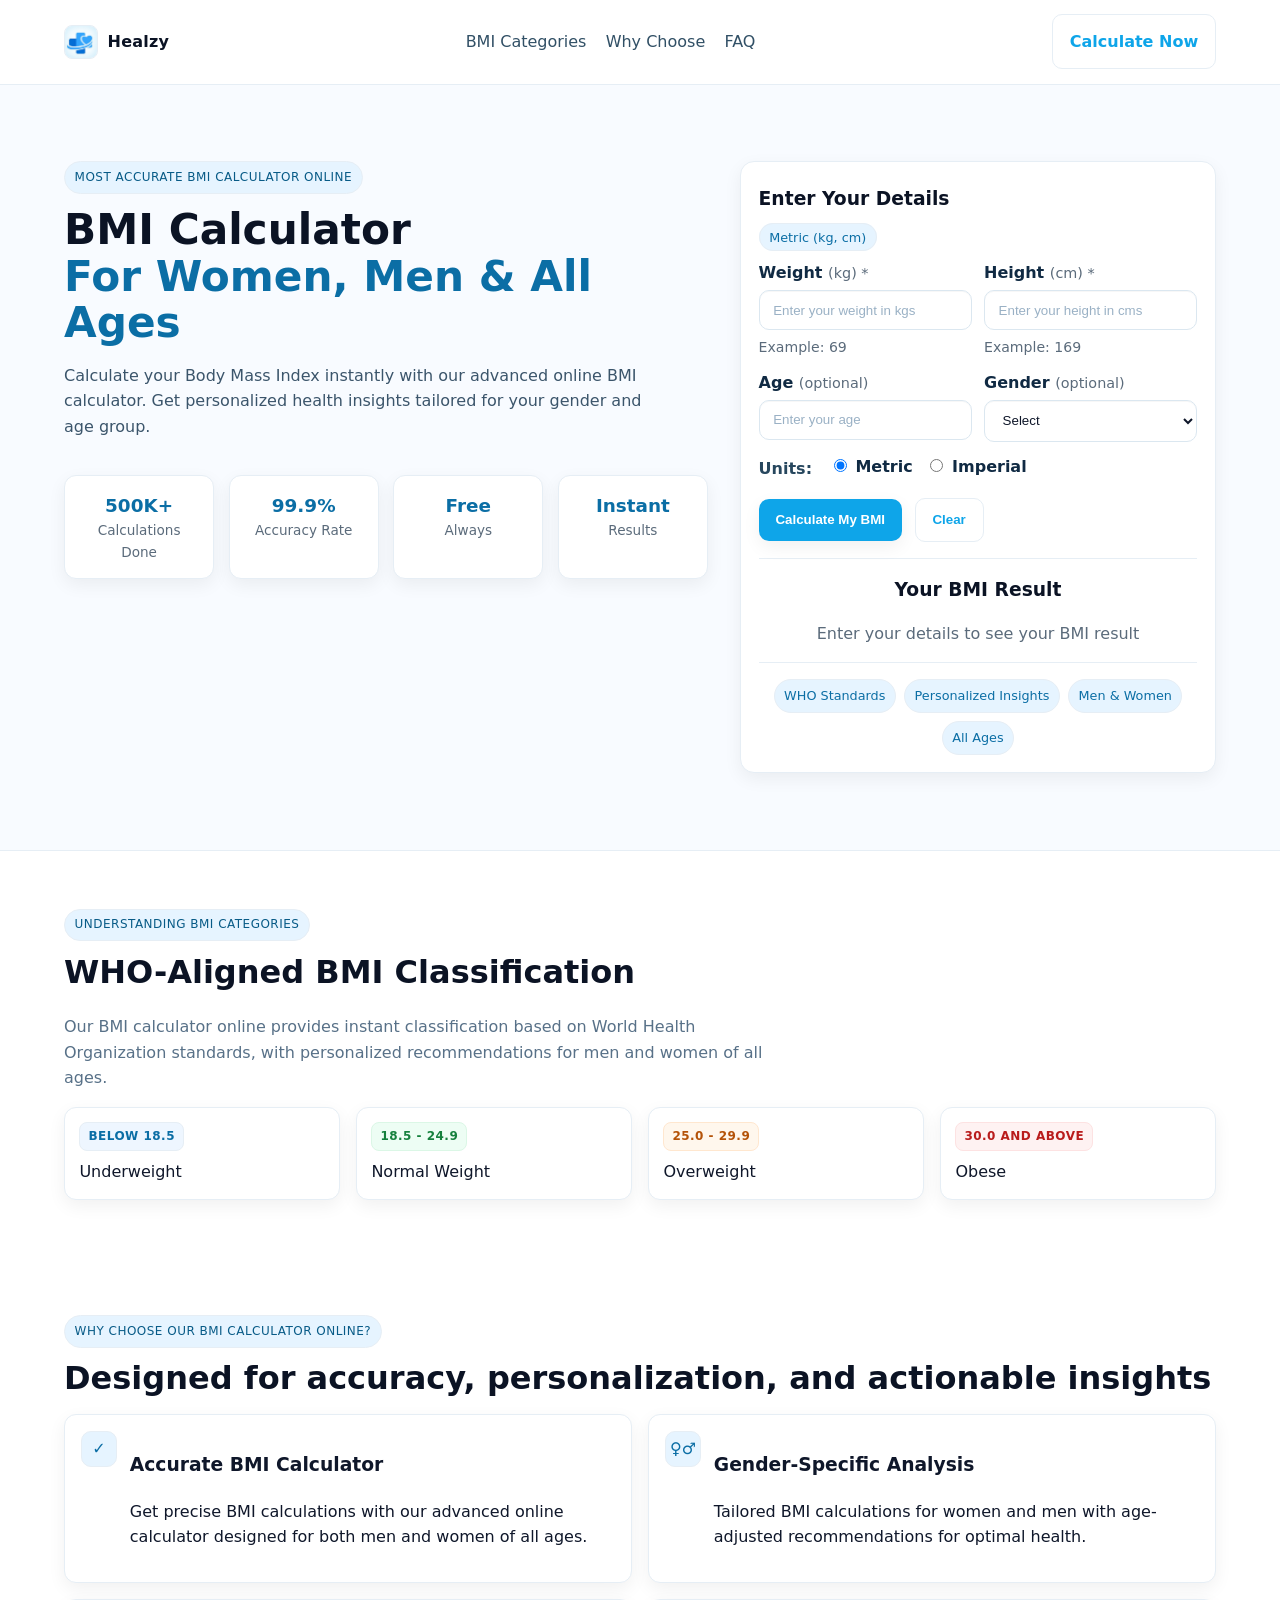
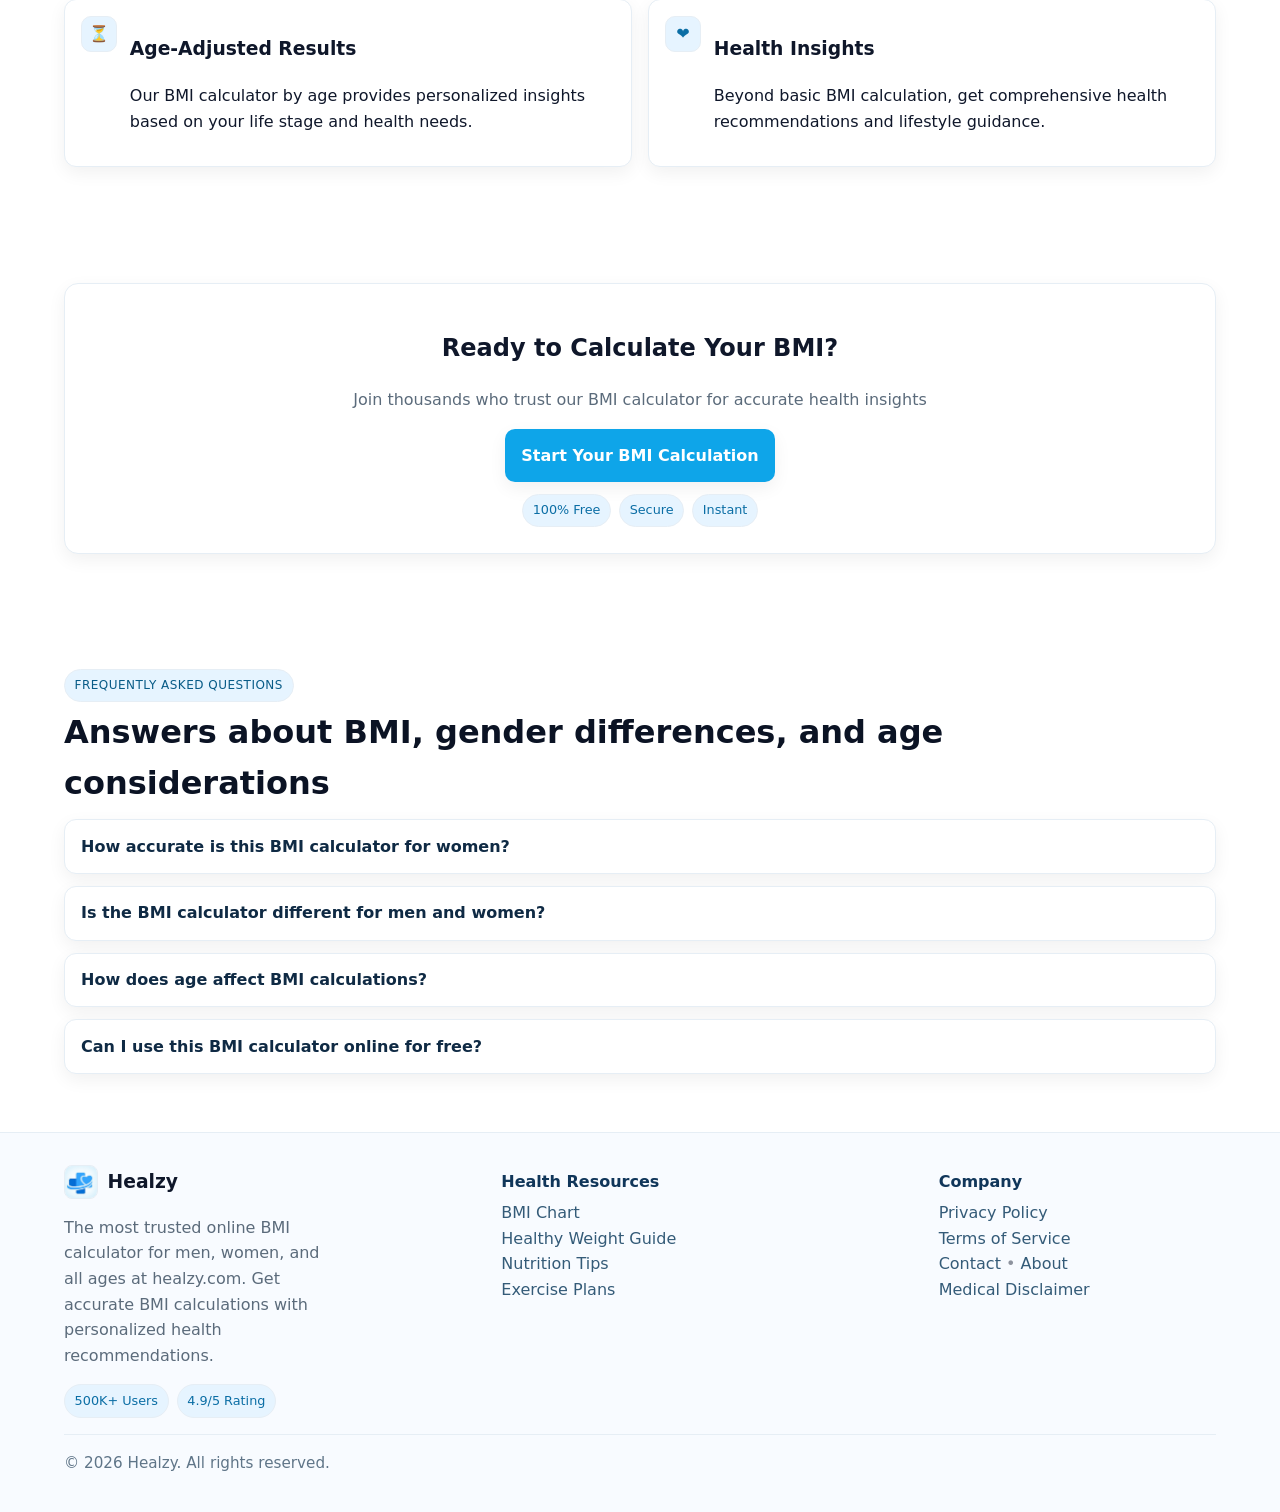
<file: index.html>
<!DOCTYPE html>
<html lang="en">
<head>
  <meta charset="UTF-8" />
  <meta name="viewport" content="width=device-width, initial-scale=1" />
  <title>Healzy — Most Accurate BMI Calculator Online</title>
  <!-- Main CSS -->
  <link rel="stylesheet" href="bmi.css" />
  <link rel="icon" type="image/png" href="logo.png" />
</head>
<body>
  <!-- Accessibility: jump to main content -->
  <a class="skip-link" href="#main">Skip to content</a>
 
  <!-- Header -->
  <header>
    <div class="container nav" role="navigation" aria-label="Main">
      <a class="brand" href="/" aria-label="Bodylio Home">
        <span class="logo" aria-hidden="true"></span>
        <span>Healzy</span>
      </a>
 
      <nav>
        <ul>
          <li><a href="#bmi-categories">BMI Categories</a></li>
          <!-- <li><a href="#gender-age">By Gender &amp; Age</a></li> -->
          <li><a href="#why">Why Choose</a></li>
          <li><a href="#faq">FAQ</a></li>
        </ul>
      </nav>
 
      <a class="btn secondary" href="#bmi-widget">Calculate Now</a>
    </div>
  </header>
 
  <main id="main">
    <!-- Hero Section -->
    <section class="hero" id="start">
      <div class="container hero-inner">
        <!-- Left: Text and CTAs -->
        <div>
          <span class="eyebrow">Most Accurate BMI Calculator Online</span>
          <h1>
            BMI Calculator<br />
            <span class="brand-accent">For Women, Men &amp; All Ages</span>
          </h1>
          <p class="lead">
            Calculate your Body Mass Index instantly with our advanced online BMI calculator.
            Get personalized health insights tailored for your gender and age group.
          </p>
 
          <div class="cta-row">
            <!-- <a class="btn" href="#bmi-widget">Calculate Your BMI Now</a> -->
            <!-- <a class="btn secondary" href="#gender-age">Explore Calculators</a> -->
          </div>
          <!-- <div class="subtle">Takes less than 30 seconds</div> -->
 
          <div class="stats" aria-label="Trust metrics">
            <div class="stat"><div class="num">500K+</div><div class="label">Calculations Done</div></div>
            <div class="stat"><div class="num">99.9%</div><div class="label">Accuracy Rate</div></div>
            <div class="stat"><div class="num">Free</div><div class="label">Always</div></div>
            <div class="stat"><div class="num">Instant</div><div class="label">Results</div></div>
          </div>
        </div>
 
        <!-- Right: Embedded BMI Calculator -->
        <aside class="hero-card" aria-label="BMI Calculator" id="bmi-widget">
          <!-- <span class="eyebrow">Calculate Instantly</span> -->
          <h3>Enter Your Details</h3>
 
          <!-- Small info labels -->
          <div class="helper"><span class="badge" id="unitLabel">Metric (kg, cm)</span></div>
          <!-- <div class="helper">No data saved. Results are estimates (WHO ranges).</div> -->
 
          <!-- BMI Form -->
          <form id="bmiForm" novalidate style="margin-top:.75rem">
            <div class="form-row">
              <div>
                <label for="inputWeight">Weight <span class="req">(kg) *</span></label>
                <input type="number" id="inputWeight" inputmode="decimal" min="1" max="500" step="0.1" required />
                <div class="helper" id="weightHelp">Example: 69</div>
              </div>
 
              <div>
                <label for="inputHeight">Height <span class="req">(cm) *</span></label>
                <input type="number" id="inputHeight" inputmode="decimal" min="30" max="300" step="0.1" required />
                <div class="helper" id="heightHelp">Example: 169</div>
              </div>
            </div>
 
            <div class="form-row" style="margin-top:.75rem">
              <div>
                <label for="inputAge">Age <span class="req">(optional)</span></label>
                <input type="number" id="inputAge" inputmode="numeric" min="1" max="120" placeholder="Enter your age" />
              </div>
              <div>
                <label for="selectGender">Gender <span class="req">(optional)</span></label>
                <select id="selectGender">
                  <option value="">Select</option>
                  <option value="female">Female</option>
                  <option value="male">Male</option>
                  <option value="other">Other / Prefer not to say</option>
                </select>
              </div>
            </div>
 
            <div class="radio-row" style="margin-top:.75rem" role="radiogroup" aria-label="Units">
              <span style="font-weight:600; margin-right:.25rem">Units:</span>
              <label><input type="radio" name="radioUnits" value="metric" checked /> Metric</label>
              <label><input type="radio" name="radioUnits" value="imperial" /> Imperial</label>
            </div>
 
            <div class="cta-row" style="margin-top:.9rem">
              <button class="btn" type="submit">Calculate My BMI</button>
              <button class="btn secondary" type="button" id="btnClear">Clear</button>
            </div>
          </form>
 
          <div class="divider" role="presentation"></div>
 
          <!-- Result -->
          <div class="result-box" aria-live="polite" aria-atomic="true">
            <h3>Your BMI Result</h3>
            <p class="muted" id="textBeforeResult">Enter your details to see your BMI result</p>
 
            <div id="resultBox" style="display:none">
              <div class="bmi-value" id="textBmiValue">—</div>
              <div class="bmi-cat" id="textBmiCategory">—</div>
              <p class="muted" id="textBmiNote">WHO: Underweight &lt;18.5 · Normal 18.5–24.9 · Overweight 25–29.9 · Obesity ≥30</p>
              <div class="helper" id="textTipLine"></div>
            </div>
          </div>
 
          <div class="divider" role="presentation"></div>
 
          <!-- Quick chips -->
          <div class="badge-row" aria-label="WHO categories quick view">
            <span class="badge">WHO Standards</span>
            <span class="badge">Personalized Insights</span>
            <span class="badge">Men &amp; Women</span>
            <span class="badge">All Ages</span>
          </div>
        </aside>
      </div>
    </section>
 
    <!-- Understanding BMI Categories -->
    <section id="bmi-categories" aria-labelledby="bmi-categories-title">
      <div class="container">
        <div class="section-head">
          <span class="eyebrow">Understanding BMI Categories</span>
          <h2 id="bmi-categories-title">WHO-Aligned BMI Classification</h2>
          <p class="muted">Our BMI calculator online provides instant classification based on World Health Organization standards, with personalized recommendations for men and women of all ages.</p>
        </div>
 
        <div class="grid cols-4">
          <div class="card" style="padding:.9rem">
            <div class="cat-badge cat-under">Below 18.5</div>
            <div>Underweight</div>
          </div>
          <div class="card" style="padding:.9rem">
            <div class="cat-badge cat-normal">18.5 - 24.9</div>
            <div>Normal Weight</div>
          </div>
          <div class="card" style="padding:.9rem">
            <div class="cat-badge cat-over">25.0 - 29.9</div>
            <div>Overweight</div>
          </div>
          <div class="card" style="padding:.9rem">
            <div class="cat-badge cat-obese">30.0 and above</div>
            <div>Obese</div>
          </div>
        </div>
      </div>
    </section>
 
    <!-- BMI by Gender & Age
    <section id="gender-age">
      <div class="container">
        <div class="section-head">
          <span class="eyebrow">BMI Calculator by Gender &amp; Age</span>
          <h2>Get more accurate results with our specialized calculators</h2>
        </div>
 
        <div class="grid cols-3">
          <article class="card">
            <div class="icon" aria-hidden="true">W</div>
            <h3>BMI Calculator Women</h3>
            <p>Specialized calculations considering women's unique body composition and health factors.</p>
            <a class="btn secondary" href="#bmi-widget">Start for Women</a>
          </article>
 
          <article class="card">
            <div class="icon" aria-hidden="true">M</div>
            <h3>BMI Calculator Men</h3>
            <p>Tailored BMI analysis for men with considerations for muscle mass and metabolism.</p>
            <a class="btn secondary" href="#bmi-widget">Start for Men</a>
          </article>
 
          <article class="card">
            <div class="icon" aria-hidden="true">A</div>
            <h3>BMI Calculator by Age</h3>
            <p>Age-adjusted BMI interpretations for different life stages and health considerations.</p>
            <a class="btn secondary" href="#bmi-widget">Start by Age</a>
          </article>
        </div>
      </div>
    </section> -->
 
    <!-- Why Choose -->
    <section id="why">
      <div class="container">
        <div class="section-head">
          <span class="eyebrow">Why Choose Our BMI Calculator Online?</span>
          <h2>Designed for accuracy, personalization, and actionable insights</h2>
        </div>
 
        <div class="grid cols-2">
          <div class="feature">
            <div class="icon" aria-hidden="true">✓</div>
            <div>
              <h3>Accurate BMI Calculator</h3>
              <p>Get precise BMI calculations with our advanced online calculator designed for both men and women of all ages.</p>
            </div>
          </div>
 
          <div class="feature">
            <div class="icon" aria-hidden="true">♀♂</div>
            <div>
              <h3>Gender-Specific Analysis</h3>
              <p>Tailored BMI calculations for women and men with age-adjusted recommendations for optimal health.</p>
            </div>
          </div>
 
          <div class="feature">
            <div class="icon" aria-hidden="true">⏳</div>
            <div>
              <h3>Age-Adjusted Results</h3>
              <p>Our BMI calculator by age provides personalized insights based on your life stage and health needs.</p>
            </div>
          </div>
 
          <div class="feature">
            <div class="icon" aria-hidden="true">❤</div>
            <div>
              <h3>Health Insights</h3>
              <p>Beyond basic BMI calculation, get comprehensive health recommendations and lifestyle guidance.</p>
            </div>
          </div>
        </div>
      </div>
    </section>
 
    <!-- CTA -->
    <section id="cta">
      <div class="container">
        <div class="cta-band">
          <h2>Ready to Calculate Your BMI?</h2>
          <p class="muted">Join thousands who trust our BMI calculator for accurate health insights</p>
          <div class="cta-row" style="justify-content:center">
            <a class="btn" href="#bmi-widget">Start Your BMI Calculation</a>
          </div>
          <div class="badge-row">
            <span class="badge">100% Free</span>
            <span class="badge">Secure</span>
            <span class="badge">Instant</span>
          </div>
        </div>
      </div>
    </section>
 
    <!-- FAQ -->
    <section id="faq">
      <div class="container">
        <div class="section-head">
          <span class="eyebrow">Frequently Asked Questions</span>
          <h2>Answers about BMI, gender differences, and age considerations</h2>
        </div>
        <div class="faq">
          <details>
            <summary>How accurate is this BMI calculator for women?</summary>
            <p>Our BMI calculator for women provides accurate results based on the standard BMI formula. However, BMI doesn't account for muscle mass, bone density, or body composition differences that may vary between individuals.</p>
          </details>
          <details>
            <summary>Is the BMI calculator different for men and women?</summary>
            <p>The BMI calculation formula is the same for both men and women. However, our BMI calculator provides gender-specific health recommendations and considers that men and women may have different body composition and health considerations at the same BMI level.</p>
          </details>
          <details>
            <summary>How does age affect BMI calculations?</summary>
            <p>While the BMI formula doesn't change with age, our BMI calculator by age provides age-adjusted interpretations. As we age, muscle mass typically decreases and body composition changes, which may affect what constitutes a healthy BMI range for different age groups.</p>
          </details>
          <details>
            <summary>Can I use this BMI calculator online for free?</summary>
            <p>Yes! Our BMI calculator online is completely free to use. You can calculate your BMI instantly without any registration or fees. We provide detailed results with personalized health recommendations.</p>
          </details>
        </div>
      </div>
    </section>
  </main>
 
  <!-- Footer -->
  <footer aria-labelledby="footer-title">
    <div class="container f-grid">
      <div>
        <h3 id="footer-title" class="footer-brand">
          <span class="logo" aria-hidden="true"></span> Healzy
        </h3>
        <p class="muted">
          The most trusted online BMI calculator for men, women, and all ages at healzy.com.
          Get accurate BMI calculations with personalized health recommendations.
        </p>
        <div class="badge-row" style="justify-content:flex-start">
          <span class="badge">500K+ Users</span>
          <span class="badge">4.9/5 Rating</span>
        </div>
      </div>
 
      <!-- <div class="f-col">
        <h4>BMI Calculators</h4>
        <ul class="list-unstyled">
          <li><a href="#bmi-widget">BMI Calculator</a></li>
          <li><a href="#gender-age">BMI Calculator Women</a></li>
          <li><a href="#gender-age">BMI Calculator Men</a></li>
          <li><a href="#gender-age">BMI Calculator by Age</a></li>
        </ul>
      </div> -->
 
      <div class="f-col">
        <h4>Health Resources</h4>
        <ul class="list-unstyled">
          <li><a href="#bmi-categories">BMI Chart</a></li>
          <li><a href="#">Healthy Weight Guide</a></li>
          <li><a href="#">Nutrition Tips</a></li>
          <li><a href="#">Exercise Plans</a></li>
        </ul>
      </div>
 
      <div class="f-col">
        <h4>Company</h4>
        <ul class="list-unstyled">
          <li><a >Privacy Policy</a></li>
          <li><a >Terms of Service</a></li>
          <li><a >Contact</a> <span class="sep">•</span> <a href="#">About</a></li>
          <li><a >Medical Disclaimer</a></li>
        </ul>
      </div>
    </div>
 
    <div class="container legal">
      <span>© 2026 Healzy. All rights reserved.</span>
    </div>
  </footer>
 
  <!-- Main JS for the BMI widget -->
  <script src="bmi.js"></script>
</body>
</html>
</file>
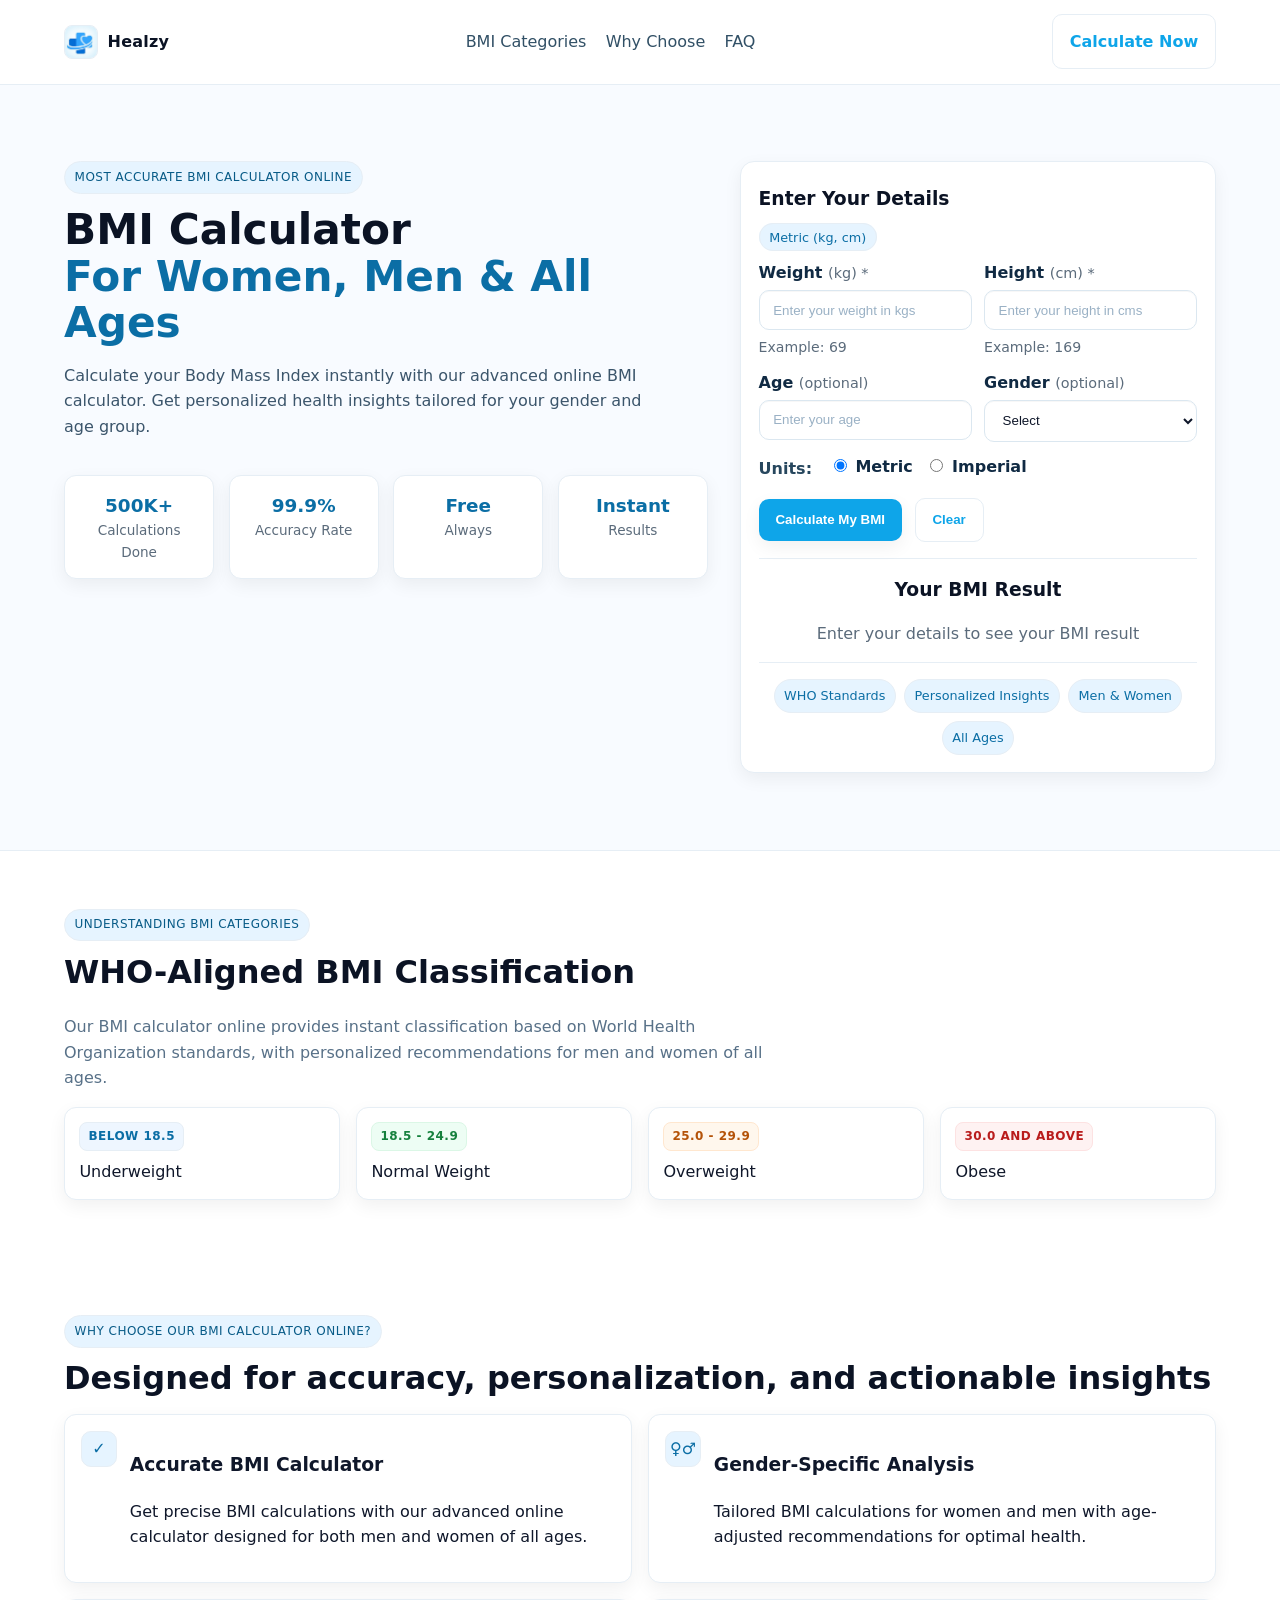
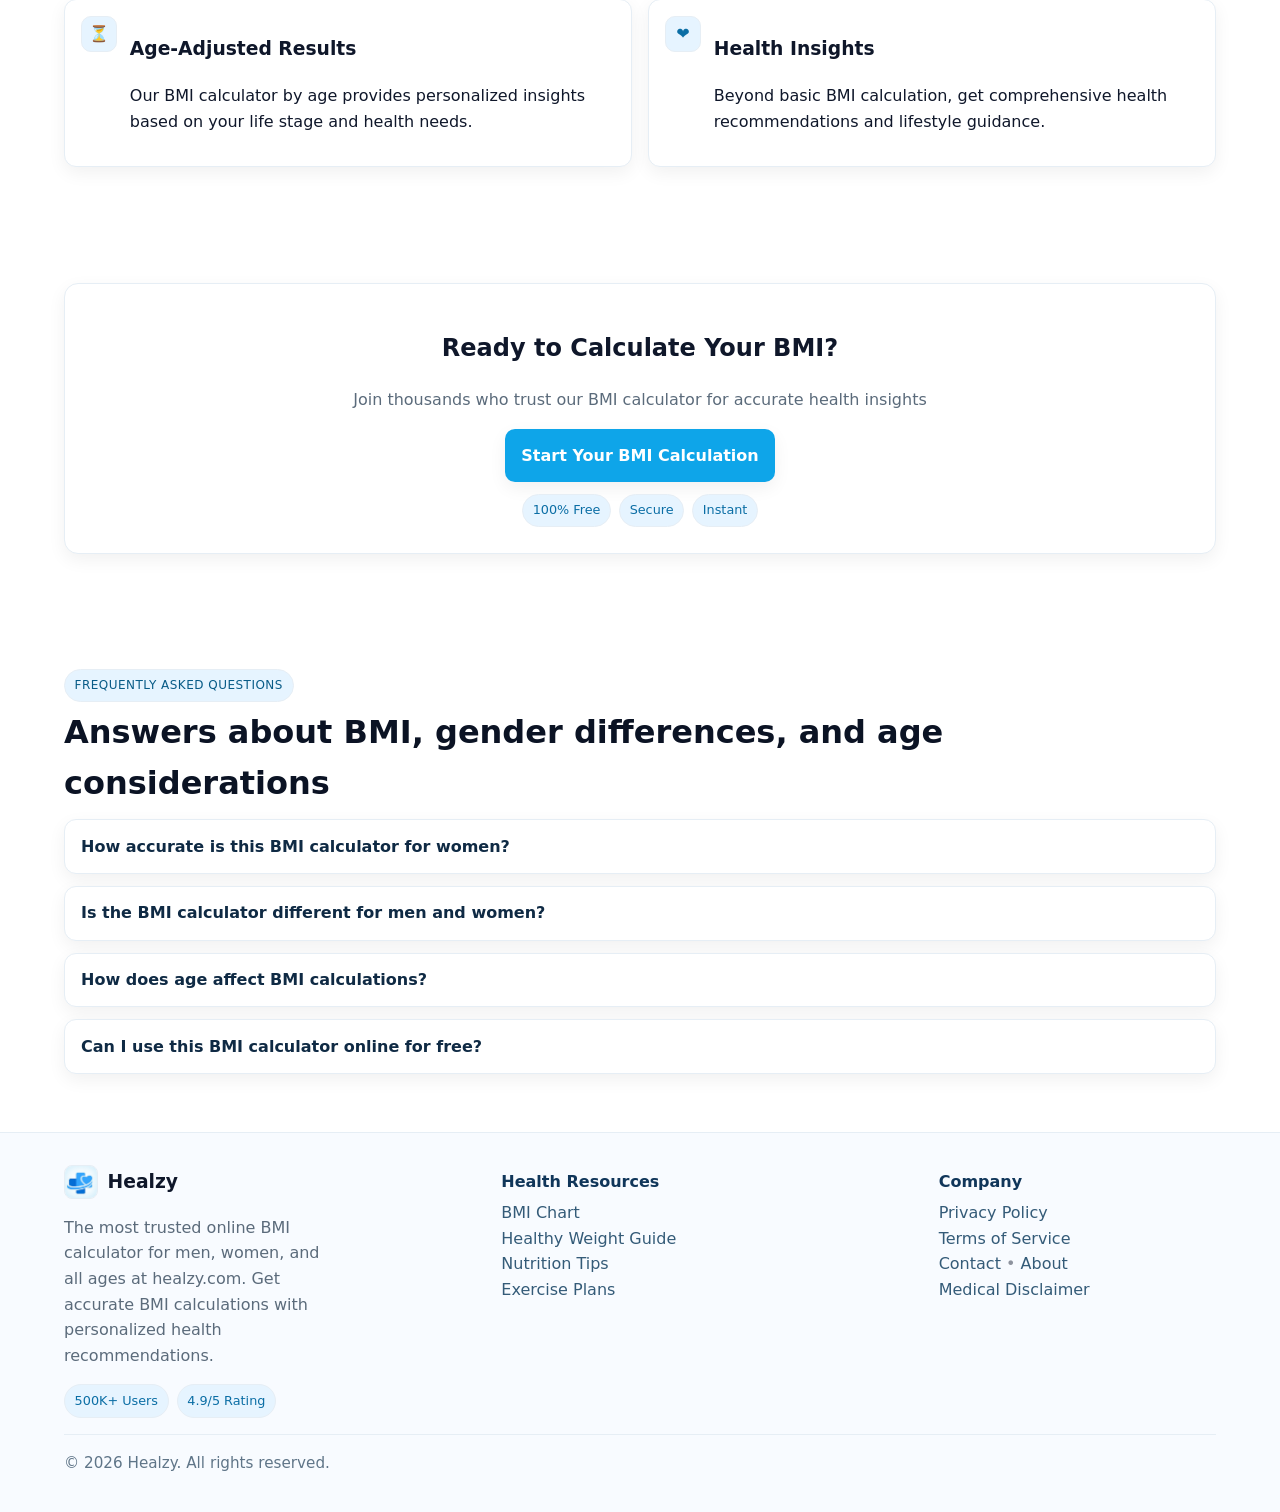
<file: bmi.html>
<!DOCTYPE html>
<html lang="en">
<head>
  <meta charset="UTF-8" />
  <meta name="viewport" content="width=device-width, initial-scale=1" />
  <title>Healzy — Most Accurate BMI Calculator Online</title>
  <!-- Main CSS -->
  <link rel="stylesheet" href="bmi.css" />
</head>
<body>
  <!-- Accessibility: jump to main content -->
  <a class="skip-link" href="#main">Skip to content</a>
 
  <!-- Header -->
  <header>
    <div class="container nav" role="navigation" aria-label="Main">
      <a class="brand" href="/" aria-label="Bodylio Home">
        <span class="logo" aria-hidden="true"></span>
        <span>Healzy</span>
      </a>
 
      <nav>
        <ul>
          <li><a href="#bmi-categories">BMI Categories</a></li>
          <!-- <li><a href="#gender-age">By Gender &amp; Age</a></li> -->
          <li><a href="#why">Why Choose</a></li>
          <li><a href="#faq">FAQ</a></li>
        </ul>
      </nav>
 
      <a class="btn secondary" href="#bmi-widget">Calculate Now</a>
    </div>
  </header>
 
  <main id="main">
    <!-- Hero Section -->
    <section class="hero" id="start">
      <div class="container hero-inner">
        <!-- Left: Text and CTAs -->
        <div>
          <span class="eyebrow">Most Accurate BMI Calculator Online</span>
          <h1>
            BMI Calculator<br />
            <span class="brand-accent">For Women, Men &amp; All Ages</span>
          </h1>
          <p class="lead">
            Calculate your Body Mass Index instantly with our advanced online BMI calculator.
            Get personalized health insights tailored for your gender and age group.
          </p>
 
          <div class="cta-row">
            <!-- <a class="btn" href="#bmi-widget">Calculate Your BMI Now</a> -->
            <!-- <a class="btn secondary" href="#gender-age">Explore Calculators</a> -->
          </div>
          <!-- <div class="subtle">Takes less than 30 seconds</div> -->
 
          <div class="stats" aria-label="Trust metrics">
            <div class="stat"><div class="num">500K+</div><div class="label">Calculations Done</div></div>
            <div class="stat"><div class="num">99.9%</div><div class="label">Accuracy Rate</div></div>
            <div class="stat"><div class="num">Free</div><div class="label">Always</div></div>
            <div class="stat"><div class="num">Instant</div><div class="label">Results</div></div>
          </div>
        </div>
 
        <!-- Right: Embedded BMI Calculator -->
        <aside class="hero-card" aria-label="BMI Calculator" id="bmi-widget">
          <!-- <span class="eyebrow">Calculate Instantly</span> -->
          <h3>Enter Your Details</h3>
 
          <!-- Small info labels -->
          <div class="helper"><span class="badge" id="unitLabel">Metric (kg, cm)</span></div>
          <!-- <div class="helper">No data saved. Results are estimates (WHO ranges).</div> -->
 
          <!-- BMI Form -->
          <form id="bmiForm" novalidate style="margin-top:.75rem">
            <div class="form-row">
              <div>
                <label for="inputWeight">Weight <span class="req">(kg) *</span></label>
                <input type="number" id="inputWeight" inputmode="decimal" min="1" max="500" step="0.1" required />
                <div class="helper" id="weightHelp">Example: 69</div>
              </div>
 
              <div>
                <label for="inputHeight">Height <span class="req">(cm) *</span></label>
                <input type="number" id="inputHeight" inputmode="decimal" min="30" max="300" step="0.1" required />
                <div class="helper" id="heightHelp">Example: 169</div>
              </div>
            </div>
 
            <div class="form-row" style="margin-top:.75rem">
              <div>
                <label for="inputAge">Age <span class="req">(optional)</span></label>
                <input type="number" id="inputAge" inputmode="numeric" min="1" max="120" placeholder="Enter your age" />
              </div>
              <div>
                <label for="selectGender">Gender <span class="req">(optional)</span></label>
                <select id="selectGender">
                  <option value="">Select</option>
                  <option value="female">Female</option>
                  <option value="male">Male</option>
                  <option value="other">Other / Prefer not to say</option>
                </select>
              </div>
            </div>
 
            <div class="radio-row" style="margin-top:.75rem" role="radiogroup" aria-label="Units">
              <span style="font-weight:600; margin-right:.25rem">Units:</span>
              <label><input type="radio" name="radioUnits" value="metric" checked /> Metric</label>
              <label><input type="radio" name="radioUnits" value="imperial" /> Imperial</label>
            </div>
 
            <div class="cta-row" style="margin-top:.9rem">
              <button class="btn" type="submit">Calculate My BMI</button>
              <button class="btn secondary" type="button" id="btnClear">Clear</button>
            </div>
          </form>
 
          <div class="divider" role="presentation"></div>
 
          <!-- Result -->
          <div class="result-box" aria-live="polite" aria-atomic="true">
            <h3>Your BMI Result</h3>
            <p class="muted" id="textBeforeResult">Enter your details to see your BMI result</p>
 
            <div id="resultBox" style="display:none">
              <div class="bmi-value" id="textBmiValue">—</div>
              <div class="bmi-cat" id="textBmiCategory">—</div>
              <p class="muted" id="textBmiNote">WHO: Underweight &lt;18.5 · Normal 18.5–24.9 · Overweight 25–29.9 · Obesity ≥30</p>
              <div class="helper" id="textTipLine"></div>
            </div>
          </div>
 
          <div class="divider" role="presentation"></div>
 
          <!-- Quick chips -->
          <div class="badge-row" aria-label="WHO categories quick view">
            <span class="badge">WHO Standards</span>
            <span class="badge">Personalized Insights</span>
            <span class="badge">Men &amp; Women</span>
            <span class="badge">All Ages</span>
          </div>
        </aside>
      </div>
    </section>
 
    <!-- Understanding BMI Categories -->
    <section id="bmi-categories" aria-labelledby="bmi-categories-title">
      <div class="container">
        <div class="section-head">
          <span class="eyebrow">Understanding BMI Categories</span>
          <h2 id="bmi-categories-title">WHO-Aligned BMI Classification</h2>
          <p class="muted">Our BMI calculator online provides instant classification based on World Health Organization standards, with personalized recommendations for men and women of all ages.</p>
        </div>
 
        <div class="grid cols-4">
          <div class="card" style="padding:.9rem">
            <div class="cat-badge cat-under">Below 18.5</div>
            <div>Underweight</div>
          </div>
          <div class="card" style="padding:.9rem">
            <div class="cat-badge cat-normal">18.5 - 24.9</div>
            <div>Normal Weight</div>
          </div>
          <div class="card" style="padding:.9rem">
            <div class="cat-badge cat-over">25.0 - 29.9</div>
            <div>Overweight</div>
          </div>
          <div class="card" style="padding:.9rem">
            <div class="cat-badge cat-obese">30.0 and above</div>
            <div>Obese</div>
          </div>
        </div>
      </div>
    </section>
 
    <!-- BMI by Gender & Age
    <section id="gender-age">
      <div class="container">
        <div class="section-head">
          <span class="eyebrow">BMI Calculator by Gender &amp; Age</span>
          <h2>Get more accurate results with our specialized calculators</h2>
        </div>
 
        <div class="grid cols-3">
          <article class="card">
            <div class="icon" aria-hidden="true">W</div>
            <h3>BMI Calculator Women</h3>
            <p>Specialized calculations considering women's unique body composition and health factors.</p>
            <a class="btn secondary" href="#bmi-widget">Start for Women</a>
          </article>
 
          <article class="card">
            <div class="icon" aria-hidden="true">M</div>
            <h3>BMI Calculator Men</h3>
            <p>Tailored BMI analysis for men with considerations for muscle mass and metabolism.</p>
            <a class="btn secondary" href="#bmi-widget">Start for Men</a>
          </article>
 
          <article class="card">
            <div class="icon" aria-hidden="true">A</div>
            <h3>BMI Calculator by Age</h3>
            <p>Age-adjusted BMI interpretations for different life stages and health considerations.</p>
            <a class="btn secondary" href="#bmi-widget">Start by Age</a>
          </article>
        </div>
      </div>
    </section> -->
 
    <!-- Why Choose -->
    <section id="why">
      <div class="container">
        <div class="section-head">
          <span class="eyebrow">Why Choose Our BMI Calculator Online?</span>
          <h2>Designed for accuracy, personalization, and actionable insights</h2>
        </div>
 
        <div class="grid cols-2">
          <div class="feature">
            <div class="icon" aria-hidden="true">✓</div>
            <div>
              <h3>Accurate BMI Calculator</h3>
              <p>Get precise BMI calculations with our advanced online calculator designed for both men and women of all ages.</p>
            </div>
          </div>
 
          <div class="feature">
            <div class="icon" aria-hidden="true">♀♂</div>
            <div>
              <h3>Gender-Specific Analysis</h3>
              <p>Tailored BMI calculations for women and men with age-adjusted recommendations for optimal health.</p>
            </div>
          </div>
 
          <div class="feature">
            <div class="icon" aria-hidden="true">⏳</div>
            <div>
              <h3>Age-Adjusted Results</h3>
              <p>Our BMI calculator by age provides personalized insights based on your life stage and health needs.</p>
            </div>
          </div>
 
          <div class="feature">
            <div class="icon" aria-hidden="true">❤</div>
            <div>
              <h3>Health Insights</h3>
              <p>Beyond basic BMI calculation, get comprehensive health recommendations and lifestyle guidance.</p>
            </div>
          </div>
        </div>
      </div>
    </section>
 
    <!-- CTA -->
    <section id="cta">
      <div class="container">
        <div class="cta-band">
          <h2>Ready to Calculate Your BMI?</h2>
          <p class="muted">Join thousands who trust our BMI calculator for accurate health insights</p>
          <div class="cta-row" style="justify-content:center">
            <a class="btn" href="#bmi-widget">Start Your BMI Calculation</a>
          </div>
          <div class="badge-row">
            <span class="badge">100% Free</span>
            <span class="badge">Secure</span>
            <span class="badge">Instant</span>
          </div>
        </div>
      </div>
    </section>
 
    <!-- FAQ -->
    <section id="faq">
      <div class="container">
        <div class="section-head">
          <span class="eyebrow">Frequently Asked Questions</span>
          <h2>Answers about BMI, gender differences, and age considerations</h2>
        </div>
        <div class="faq">
          <details>
            <summary>How accurate is this BMI calculator for women?</summary>
            <p>Our BMI calculator for women provides accurate results based on the standard BMI formula. However, BMI doesn't account for muscle mass, bone density, or body composition differences that may vary between individuals.</p>
          </details>
          <details>
            <summary>Is the BMI calculator different for men and women?</summary>
            <p>The BMI calculation formula is the same for both men and women. However, our BMI calculator provides gender-specific health recommendations and considers that men and women may have different body composition and health considerations at the same BMI level.</p>
          </details>
          <details>
            <summary>How does age affect BMI calculations?</summary>
            <p>While the BMI formula doesn't change with age, our BMI calculator by age provides age-adjusted interpretations. As we age, muscle mass typically decreases and body composition changes, which may affect what constitutes a healthy BMI range for different age groups.</p>
          </details>
          <details>
            <summary>Can I use this BMI calculator online for free?</summary>
            <p>Yes! Our BMI calculator online is completely free to use. You can calculate your BMI instantly without any registration or fees. We provide detailed results with personalized health recommendations.</p>
          </details>
        </div>
      </div>
    </section>
  </main>
 
  <!-- Footer -->
  <footer aria-labelledby="footer-title">
    <div class="container f-grid">
      <div>
        <h3 id="footer-title" class="footer-brand">
          <span class="logo" aria-hidden="true"></span> Healzy
        </h3>
        <p class="muted">
          The most trusted online BMI calculator for men, women, and all ages at healzy.com.
          Get accurate BMI calculations with personalized health recommendations.
        </p>
        <div class="badge-row" style="justify-content:flex-start">
          <span class="badge">500K+ Users</span>
          <span class="badge">4.9/5 Rating</span>
        </div>
      </div>
 
      <!-- <div class="f-col">
        <h4>BMI Calculators</h4>
        <ul class="list-unstyled">
          <li><a href="#bmi-widget">BMI Calculator</a></li>
          <li><a href="#gender-age">BMI Calculator Women</a></li>
          <li><a href="#gender-age">BMI Calculator Men</a></li>
          <li><a href="#gender-age">BMI Calculator by Age</a></li>
        </ul>
      </div> -->
 
      <div class="f-col">
        <h4>Health Resources</h4>
        <ul class="list-unstyled">
          <li><a href="#bmi-categories">BMI Chart</a></li>
          <li><a href="#">Healthy Weight Guide</a></li>
          <li><a href="#">Nutrition Tips</a></li>
          <li><a href="#">Exercise Plans</a></li>
        </ul>
      </div>
 
      <div class="f-col">
        <h4>Company</h4>
        <ul class="list-unstyled">
          <li><a >Privacy Policy</a></li>
          <li><a >Terms of Service</a></li>
          <li><a >Contact</a> <span class="sep">•</span> <a href="#">About</a></li>
          <li><a >Medical Disclaimer</a></li>
        </ul>
      </div>
    </div>
 
    <div class="container legal">
      <span>© 2026 Healzy. All rights reserved.</span>
    </div>
  </footer>
 
  <!-- Main JS for the BMI widget -->
  <script src="bmi.js"></script>
</body>
</html>
</file>
<file: bmi.css>
:root{
  --bg:#ffffff;
  --surface:#ffffff;
  --muted:#5b6b7b;
  --text:#0f172a;
  --heading:#0b1324;
  --primary:#0ea5e9;
  --primary-600:#0284c7;
  --accent:#e6f4ff;
  --success:#16a34a;
  --warning:#d97706;
  --danger:#dc2626;
 
  --ring: 0 0 0 3px rgba(14,165,233,.25);
  --radius:14px;
  --shadow:0 6px 18px rgba(2, 8, 23, .06);
  --container:1152px;
  --border-color:#e6eef5;
  --border:1px solid var(--border-color);
}
 
* { box-sizing: border-box }
html,body { height:100% }
body{
  margin:0;
  font-family: Inter, system-ui, -apple-system, Segoe UI, Roboto, "Helvetica Neue", Arial, "Noto Sans", sans-serif;
  color:var(--text);
  background: var(--bg);
  line-height:1.6;
  scroll-behavior: smooth;
}
 
/* Utilities */
.container{ width: min(var(--container), 92%); margin-inline:auto }
.muted{ color: var(--muted) }
.list-unstyled { list-style:none; padding:0; margin:0 }
.brand-accent{ color:#0b6ea5 }
 
/* Buttons */
.btn{
  appearance:none; border:0; border-radius:10px; padding:.85rem 1.05rem;
  font-weight:600; cursor:pointer; transition:.18s ease-out;
  background: var(--primary); color:#ffffff; box-shadow: var(--shadow);
  text-decoration:none; display:inline-flex; align-items:center; gap:.55rem;
}
.btn:hover{ background: var(--primary-600); transform: translateY(-1px) }
.btn.secondary{
  background:#ffffff; color:var(--primary);
  border: var(--border);
  box-shadow:none;
}
.btn.secondary:hover{ background:#f2f8ff }
 
/* Header */
.skip-link{
  position:absolute; left:-999px; top:auto; width:1px; height:1px; overflow:hidden;
}
.skip-link:focus{
  left:1rem; top:1rem; width:auto; height:auto; background:#fff; color:#000;
  padding:.5rem .75rem; border-radius:8px; z-index:1000;
  box-shadow: var(--shadow);
}
header{
  position:sticky; top:0; z-index:50;
  background: var(--surface);
  border-bottom: var(--border);
}
.nav{
  display:flex; align-items:center; justify-content:space-between; padding:.9rem 0;
}
.brand{
  display:flex; align-items:center; gap:.6rem; text-decoration:none; color:var(--heading);
  font-weight:800; letter-spacing:.2px;
}
.logo{
  width:34px; height:34px; border-radius:8px;
  background: #ccecff; border: var(--border);
  box-shadow: inset 0 0 12px rgba(14,165,233,.25);
  background: url("logo.png") no-repeat center / contain;
}
nav ul{ display:flex; gap:1.2rem; list-style:none; padding:0; margin:0; }
nav a{ color:#27475e; text-decoration:none; font-weight:500; opacity:.95 }
nav a:hover{ color:#0b6ea5 }
 
/* Hero */
.hero{
  padding: clamp(2.2rem, 6vw, 4.8rem) 0;
  background:#f8fbff;
  border-bottom: var(--border);
}
.hero-inner{
  display:grid; grid-template-columns: 1.15fr .85fr; gap:2rem; align-items:start;
}
.hero h1{
  font-size: clamp(2rem, 3.3vw, 3rem);
  line-height:1.1; margin:.85rem 0 .6rem; color:var(--heading);
}
.hero p.lead{
  font-size: clamp(1rem, 1.2vw, 1.125rem);
  color:#3b556b; max-width: 60ch;
}
.cta-row{ display:flex; gap:.8rem; align-items:center; flex-wrap:wrap; margin-top:1rem }
.subtle{ font-size:.95rem; color:#597287 }
 
.stats{
  display:grid; grid-template-columns: repeat(4, 1fr);
  gap:.9rem; margin-top:1.25rem;
}
.stat{
  padding:.9rem; border-radius:12px; background:#ffffff;
  border: var(--border); text-align:center; box-shadow: var(--shadow);
}
.stat .num{ font-weight:800; font-size:1.15rem; color:#0b6ea5 }
.stat .label{ font-size:.85rem; color:#5b6b7b }
 
.hero-card{
  background: #ffffff;
  border: var(--border);
  border-radius: var(--radius); padding:1.1rem; box-shadow: var(--shadow);
}
.hero-card h3{ margin:.25rem 0 .75rem; color:#0b1324 }
 
/* Sections */
section{ padding: clamp(2rem, 5vw, 3.6rem) 0 }
.section-head h2{
  margin:.35rem 0 .6rem; color:var(--heading);
  font-size: clamp(1.4rem, 2.5vw, 2rem);
}
.section-head p{ color:#587188; max-width: 70ch }
 
.grid{ display:grid; gap:1rem; }
.grid.cols-4{ grid-template-columns: repeat(4,1fr) }
.grid.cols-3{ grid-template-columns: repeat(3,1fr) }
.grid.cols-2{ grid-template-columns: repeat(2,1fr) }
 
.card{
  background: #ffffff;
  border: var(--border);
  border-radius: 12px; padding:1rem; box-shadow: var(--shadow);
}
.card h3{ margin:.4rem 0 .35rem; color:#12243a }
.card p{ color:#4a5e72 }
 
.eyebrow{
  display:inline-block; padding:.35rem .6rem; border-radius:999px;
  font-size:.75rem; letter-spacing:.04em; text-transform:uppercase;
  background: var(--accent); border: var(--border); color:#085b87;
}
 
/* Category badges */
.cat-badge{
  font-size:.75rem; font-weight:700; letter-spacing:.04em; text-transform:uppercase;
  display:inline-block; padding:.25rem .5rem; border-radius:8px; margin-bottom:.5rem;
  border: var(--border); background:#f2f8ff; color:#0b6ea5;
}
.cat-under{ background:#eef6ff; color:#0b6ea5; }
.cat-normal{ background:#edfdf4; color:#15803d; border-color:#dbf7e6 }
.cat-over{ background:#fff7ed; color:#b45309; border-color:#ffe7cf }
.cat-obese{ background:#fef2f2; color:#b91c1c; border-color:#fde2e2 }
 
/* Feature cards */
.feature{
  display:flex; gap:.8rem; align-items:flex-start;
  padding:1rem; border-radius:12px; background:#ffffff; border: var(--border); box-shadow: var(--shadow);
}
.icon{
  width:36px; height:36px; border-radius:10px; flex:0 0 auto;
  display:grid; place-items:center; color:#0b6ea5; font-weight:800;
  background:#e6f4ff; border: var(--border);
}
 
/* CTA band */
.cta-band{
  border: var(--border);
  background:#ffffff;
  border-radius: var(--radius);
  padding: clamp(1.1rem, 2.5vw, 1.6rem);
  box-shadow: var(--shadow);
  text-align:center;
}
.badge-row{ display:flex; justify-content:center; gap:.5rem; flex-wrap:wrap; margin-top:.75rem }
.badge{
  font-size:.8rem; color:#0b6ea5; border: var(--border);
  background: #e6f4ff; padding:.35rem .6rem; border-radius:999px;
}
 
/* FAQ */
.faq details{
  border: var(--border);
  background:#ffffff;
  border-radius:12px; padding: .85rem 1rem; box-shadow: var(--shadow);
}
.faq details + details{ margin-top:.75rem }
.faq summary{
  cursor:pointer; list-style:none; font-weight:600; color:#0f2a44;
}
.faq summary::-webkit-details-marker{ display:none }
.faq p{ color:#4b6072; margin-top:.5rem }
 
/* Footer */
footer{
  border-top: var(--border);
  background:#f8fbff;
  padding: 2rem 0 2.3rem;
}
.f-grid{
  display:grid; 
   gap: 10rem;
grid-template-columns: repeat(3, minmax(0, 1fr)); /* three equal columns */
  align-items: start; 

}
.f-col h4{ margin:.25rem 0 .35rem; color:#10365a }
.f-col a{ color:#345b78; text-decoration:none }
.f-col a:hover{ color:#0b6ea5 }
.footer-brand{ display:flex; align-items:center; gap:.6rem; margin:0 0 .4rem; }
.legal{
  margin-top:1rem; padding-top:1rem; border-top: var(--border);
  display:flex; gap:.75rem; flex-wrap:wrap; color:#5f7588; font-size:.95rem;
}
.legal a{ color:#4e6a81; text-decoration:none }
.legal a:hover{ color:#0b6ea5 }
.sep{ opacity:.45 }
 
/* ---- Embedded calculator styles ---- */
.form-row{ display:grid; grid-template-columns: 1fr 1fr; gap:.75rem }
@media (max-width:640px){ .form-row{ grid-template-columns:1fr } }
label{ display:block; font-weight:600; margin-bottom:.25rem; color:#102a43 }
.req{ color:#5b6b7b; font-weight:500; font-size:.9rem }
input[type="number"], select{
  width:100%; padding:.72rem .85rem; border-radius:10px; border:1px solid #dbe7f0;
  background:#ffffff; color:#0f172a; box-shadow: inset 0 1px 0 rgba(2,8,23,.03);
}
input[type="number"]::placeholder{ color:#9ab1c5 }
input[type="number"]:focus, select:focus{ outline:none; box-shadow: var(--ring); border-color:#b6dfff }
.helper{ margin-top:.35rem; font-size:.88rem; color:#5b6b7b }
.radio-row{ display:flex; gap:.8rem; flex-wrap:wrap; align-items:center; color:#27475e }
.result-box{ text-align:center }
.bmi-value{ font-size:2rem; font-weight:800; color:#0b6ea5 }
.bmi-cat{ font-weight:700 }
.bmi-cat.cat-under{ color:#0b6ea5 }
.bmi-cat.cat-normal{ color:#16a34a }
.bmi-cat.cat-over{ color:#d97706 }
.bmi-cat.cat-obese{ color:#dc2626 }
.divider{ height:1px; background:#e6eef5; margin:1rem 0 }
 
/* Responsive */
@media (max-width: 1024px){
  .hero-inner{ grid-template-columns: 1fr }
}
@media (max-width: 900px){
  .grid.cols-4{ grid-template-columns: repeat(2,1fr) }
  .grid.cols-3{ grid-template-columns: repeat(2,1fr) }
}
@media (max-width: 640px){
  nav ul{ display:none }
  .stats{ grid-template-columns: repeat(2,1fr) }
  .grid.cols-2, .grid.cols-3, .grid.cols-4{ grid-template-columns: 1fr }
}
 
/* Focus visibility */
a:focus, button:focus, summary:focus{ outline: none; box-shadow: var(--ring) }
</file>
